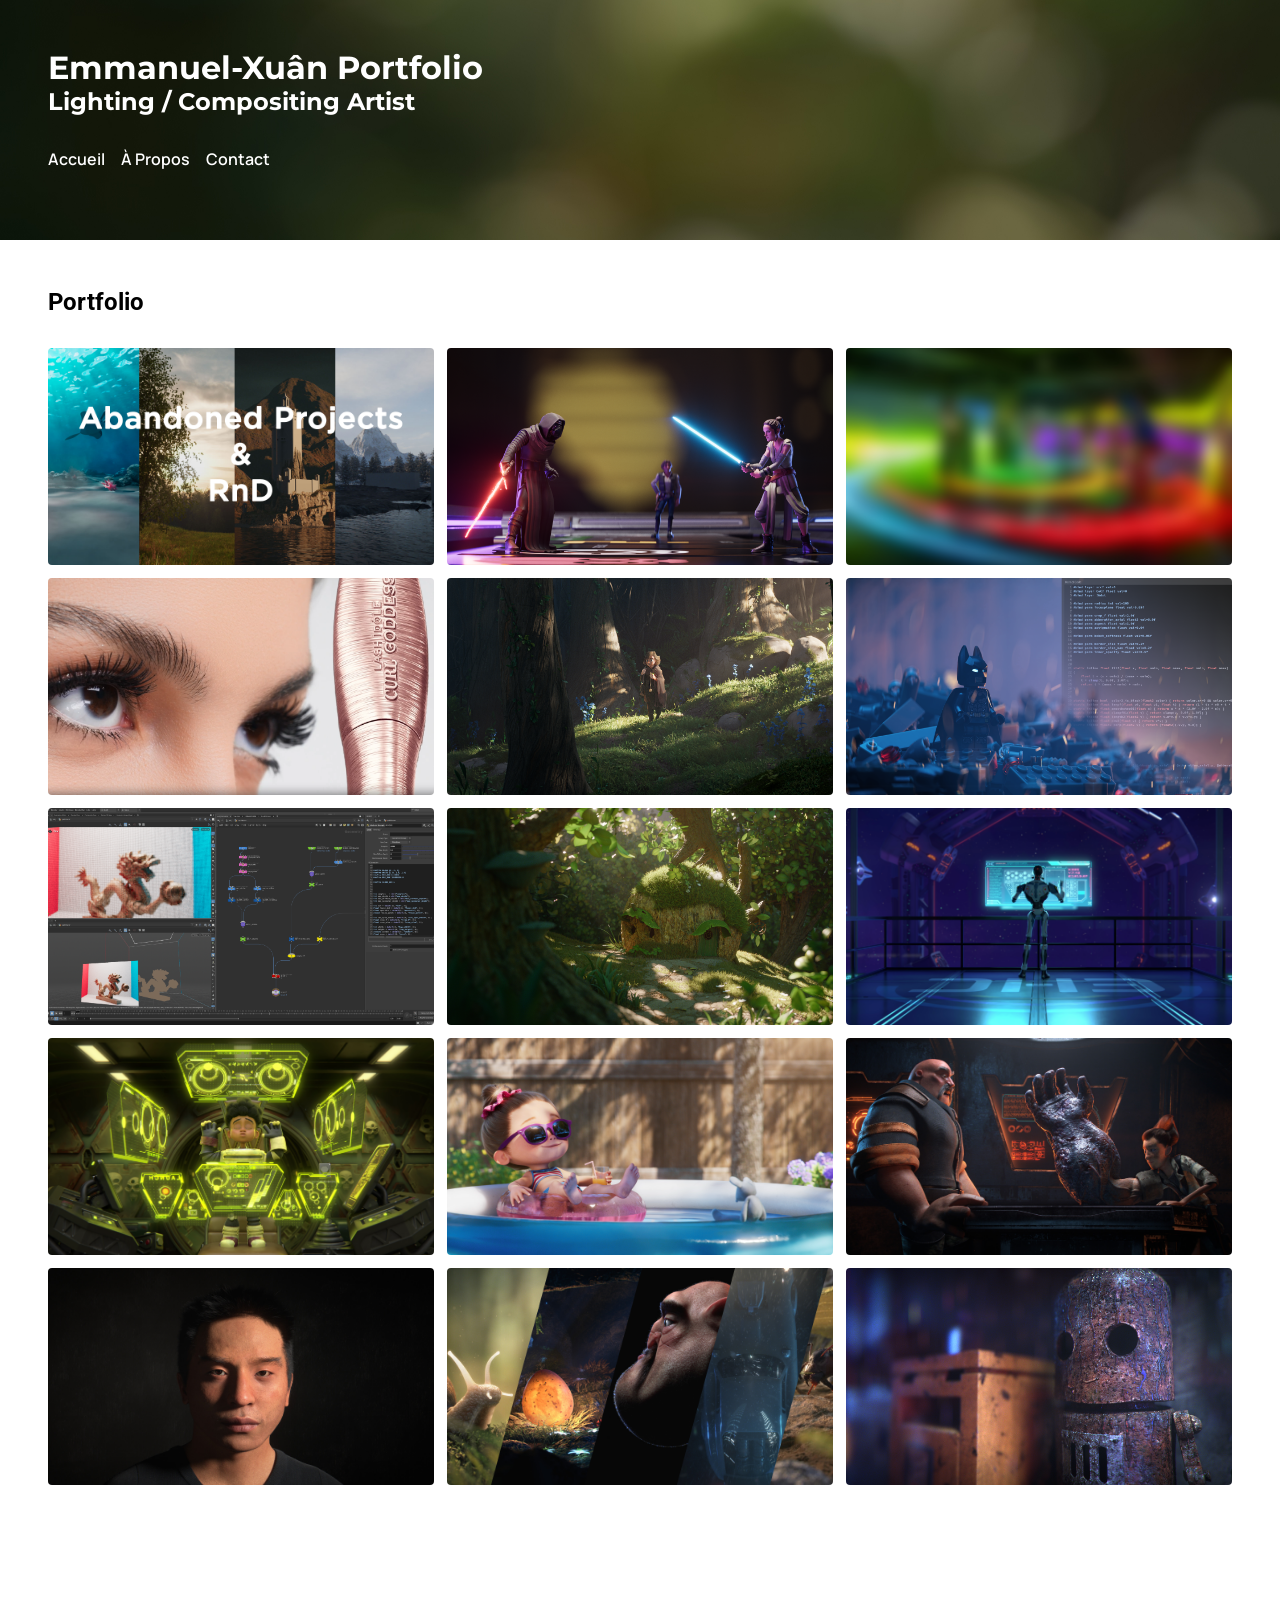
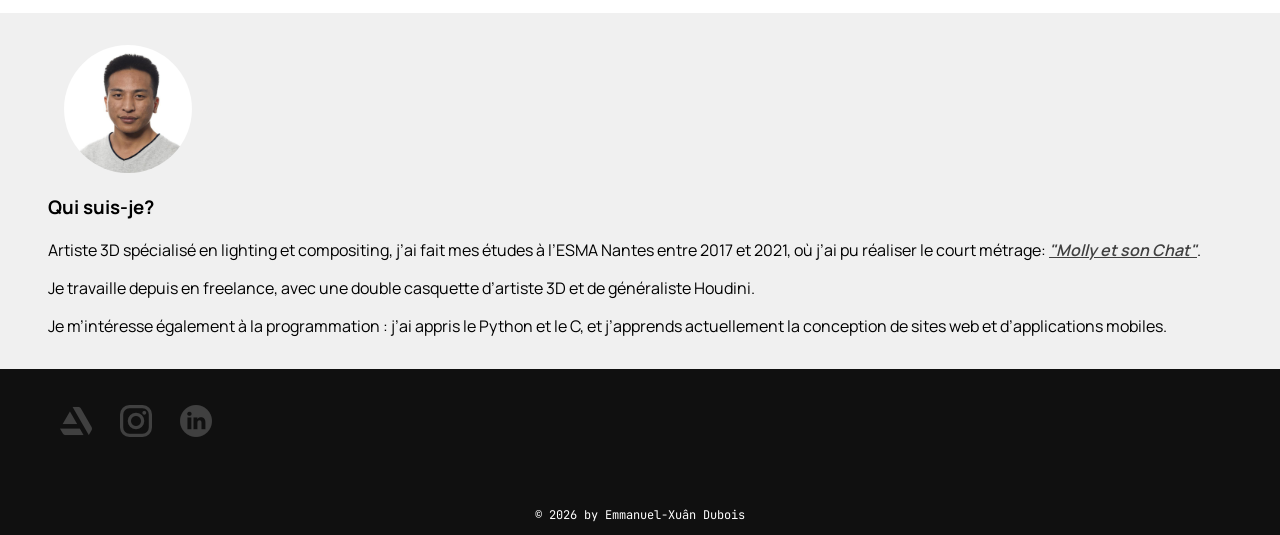
<file: index.html>
<!DOCTYPE html>
<html lang="fr">
<head>
    <meta charset="UTF-8">
    <meta name="viewport" content="width=device-width, initial-scale=1.0">
    <title>Portfolio Emmanuel-Xuân Dubois</title>

    <link rel="preconnect" href="https://fonts.googleapis.com">
    <link rel="preconnect" href="https://fonts.gstatic.com" crossorigin>
    <link href="https://fonts.googleapis.com/css2?family=JetBrains+Mono:ital,wght@0,100..800;1,100..800&family=Manrope:wght@200..800&family=Montserrat:ital,wght@0,100..900;1,100..900&family=Open+Sans:ital,wght@0,300..800;1,300..800&family=Roboto:ital,wght@0,100..900;1,100..900&display=swap" rel="stylesheet">

    <link href="assets/styles/main.css" rel="stylesheet">
    <link href="assets/styles/header.css" rel="stylesheet">
    <link href="assets/styles/footer.css" rel="stylesheet">

    <link href="assets/styles/gallery.css" rel="stylesheet">

    <script type="module" src="assets/scripts/main.js"></script>
    <script type="module" src="assets/scripts/gallery.js"></script>
</head>
<body>
    <header id="HEADER"></header>

    <main>
        
        <section class="block" id="block-gallery">
            <h2>Portfolio</h2>
            <div class="grid" id="gallery"><!-- GALLERY JAVASCRIPT GENERATE --></div>
        </section>

        <section class="block" id="section-profil">
            <div class="block-profil">
                <img class="fit-picture" src="assets/images/profil.jpeg" alt="portrait profil" title="portrait">
                <h3>Qui suis-je?</h3>
                <p>Artiste 3D spécialisé en lighting et compositing, j’ai fait mes études à l’ESMA Nantes entre 2017 et 2021, où j’ai pu réaliser le court métrage:  <a href="https://www.youtube.com/watch?v=8uj0Vy8oMkw">"Molly et son Chat"</a>.</p>
                <p>Je travaille depuis en freelance, avec une double casquette d’artiste 3D et de généraliste Houdini.</p>
                <p>Je m’intéresse également à la programmation : j’ai appris le Python et le C, et j’apprends actuellement la conception de sites web et d’applications mobiles.</p>
            </div>
        </section>

    </main>


    <footer id="FOOTER"></footer>
</body>
</html>
</file>
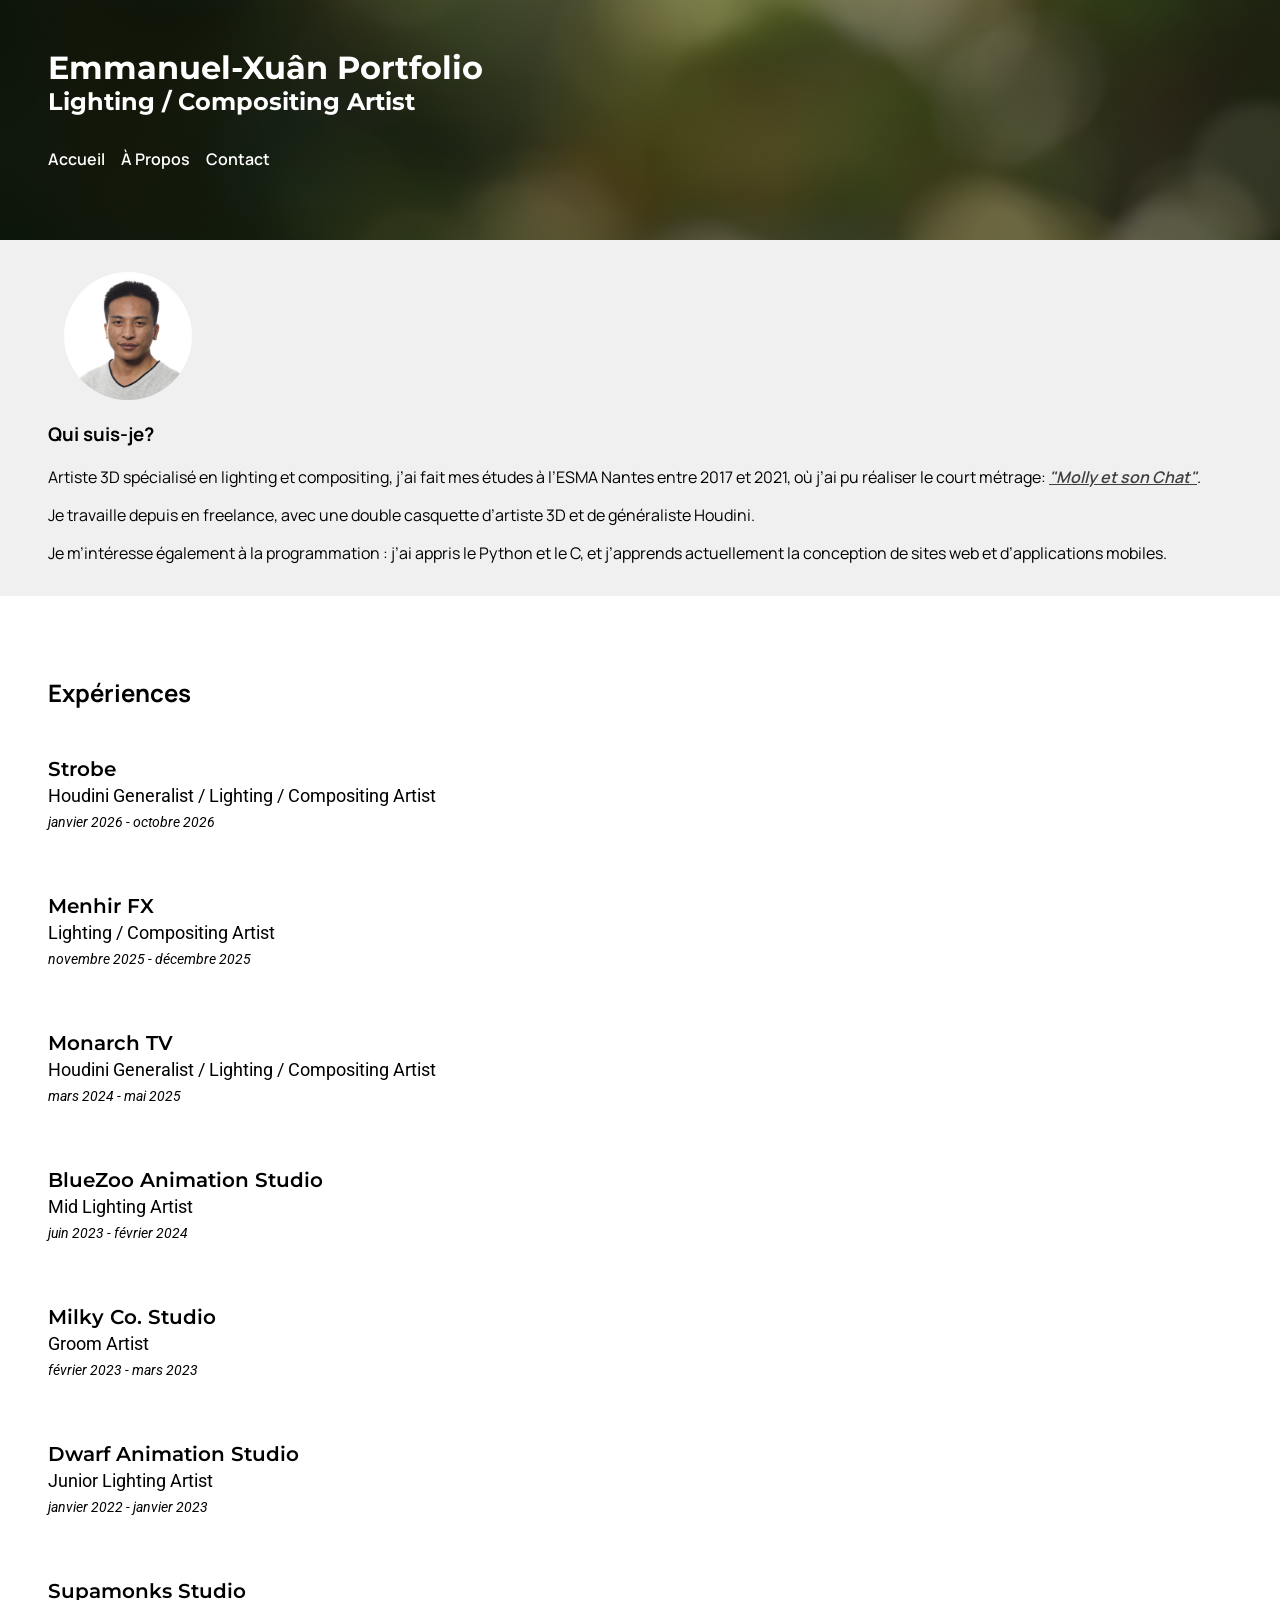
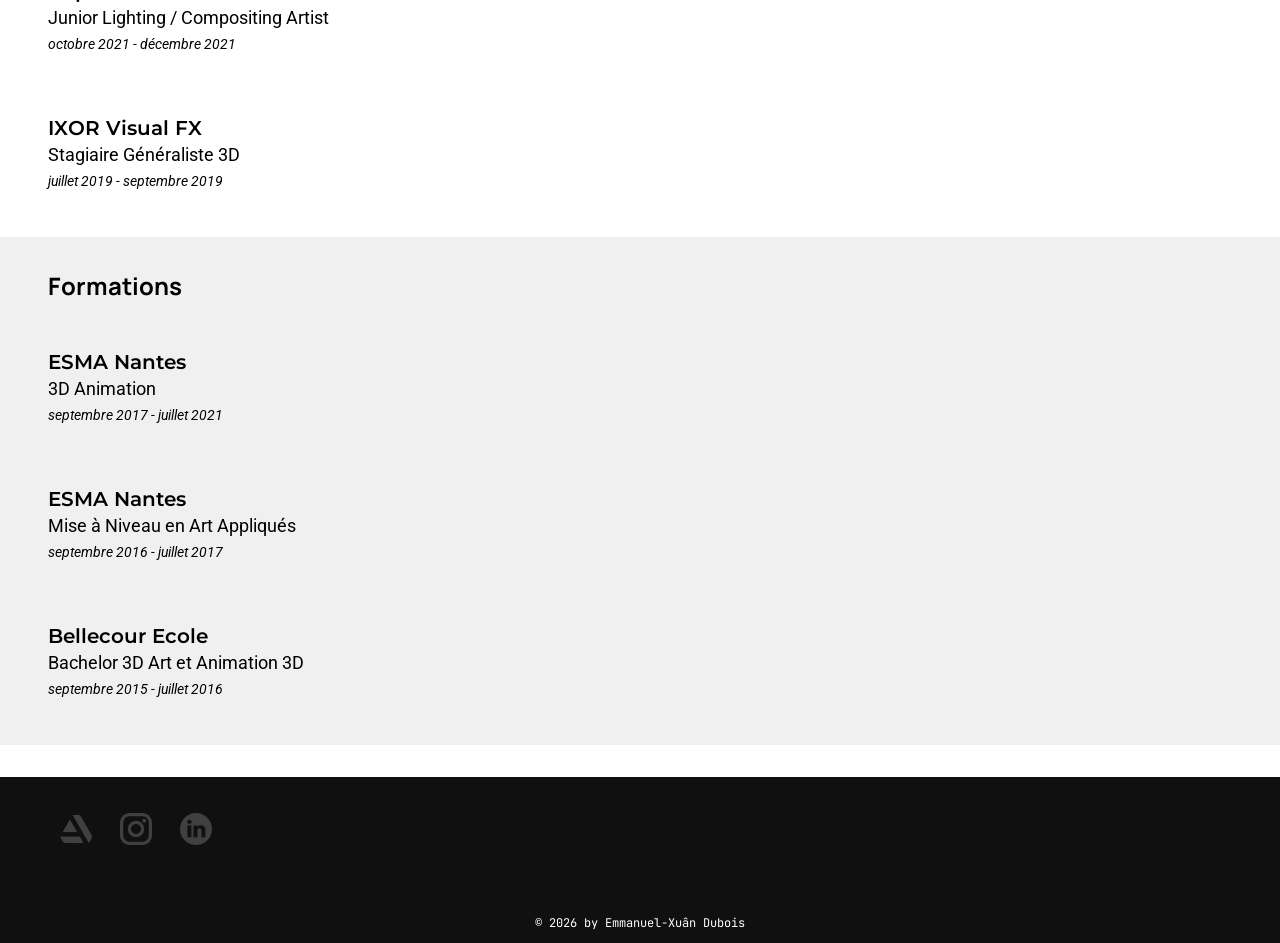
<file: about.html>
<!DOCTYPE html>
<html lang="fr">
<head>
    <meta charset="UTF-8">
    <meta name="viewport" content="width=device-width, initial-scale=1.0">
    <title>Portfolio Emmanuel-Xuân Dubois</title>

    <link rel="preconnect" href="https://fonts.googleapis.com">
    <link rel="preconnect" href="https://fonts.gstatic.com" crossorigin>
    <link href="https://fonts.googleapis.com/css2?family=JetBrains+Mono:ital,wght@0,100..800;1,100..800&family=Manrope:wght@200..800&family=Montserrat:ital,wght@0,100..900;1,100..900&family=Open+Sans:ital,wght@0,300..800;1,300..800&family=Roboto:ital,wght@0,100..900;1,100..900&display=swap" rel="stylesheet">

    <link href="assets/styles/main.css" rel="stylesheet">
    <link href="assets/styles/header.css" rel="stylesheet">
    <link href="assets/styles/footer.css" rel="stylesheet">

    <link href="assets/styles/about.css" rel="stylesheet">

    <script type="module" src="assets/scripts/main.js"></script>
    <script type="module" src="assets/scripts/about.js"></script>
</head>
<body>
    <header id="HEADER"></header>

    <main>
        
        <section class="block" id="section-profil">
            <div class="block-profil">
                <img class="fit-picture" src="assets/images/profil.jpeg" alt="portrait profil" title="portrait">
                <h3>Qui suis-je?</h3>
                <p>Artiste 3D spécialisé en lighting et compositing, j’ai fait mes études à l’ESMA Nantes entre 2017 et 2021, où j’ai pu réaliser le court métrage:  <a href="https://www.youtube.com/watch?v=8uj0Vy8oMkw">"Molly et son Chat"</a>.</p>
                <p>Je travaille depuis en freelance, avec une double casquette d’artiste 3D et de généraliste Houdini.</p>
                <p>Je m’intéresse également à la programmation : j’ai appris le Python et le C, et j’apprends actuellement la conception de sites web et d’applications mobiles.</p>
            </div>
        </section>


        <section id="CV">

            <div class="cv-block" id="block-xp">
                <h1 class="cv-title">Expériences</h1>
                <div id="cv-xp-content"></div>
            </div>

            <div class="cv-block" id="block-edu">
                <h1 class="cv-title">Formations</h1>
                <div id="cv-edu-content"></div>
            </div>

            <div class="cv-block" id="block-skill">
                <!-- <h1 class="cv-title">Compétences</h1> -->
                <div id="cv-skill-content"></div>
            </div>

        </section>

    </main>

    <footer id="FOOTER"></footer>
</body>
</html>
</file>
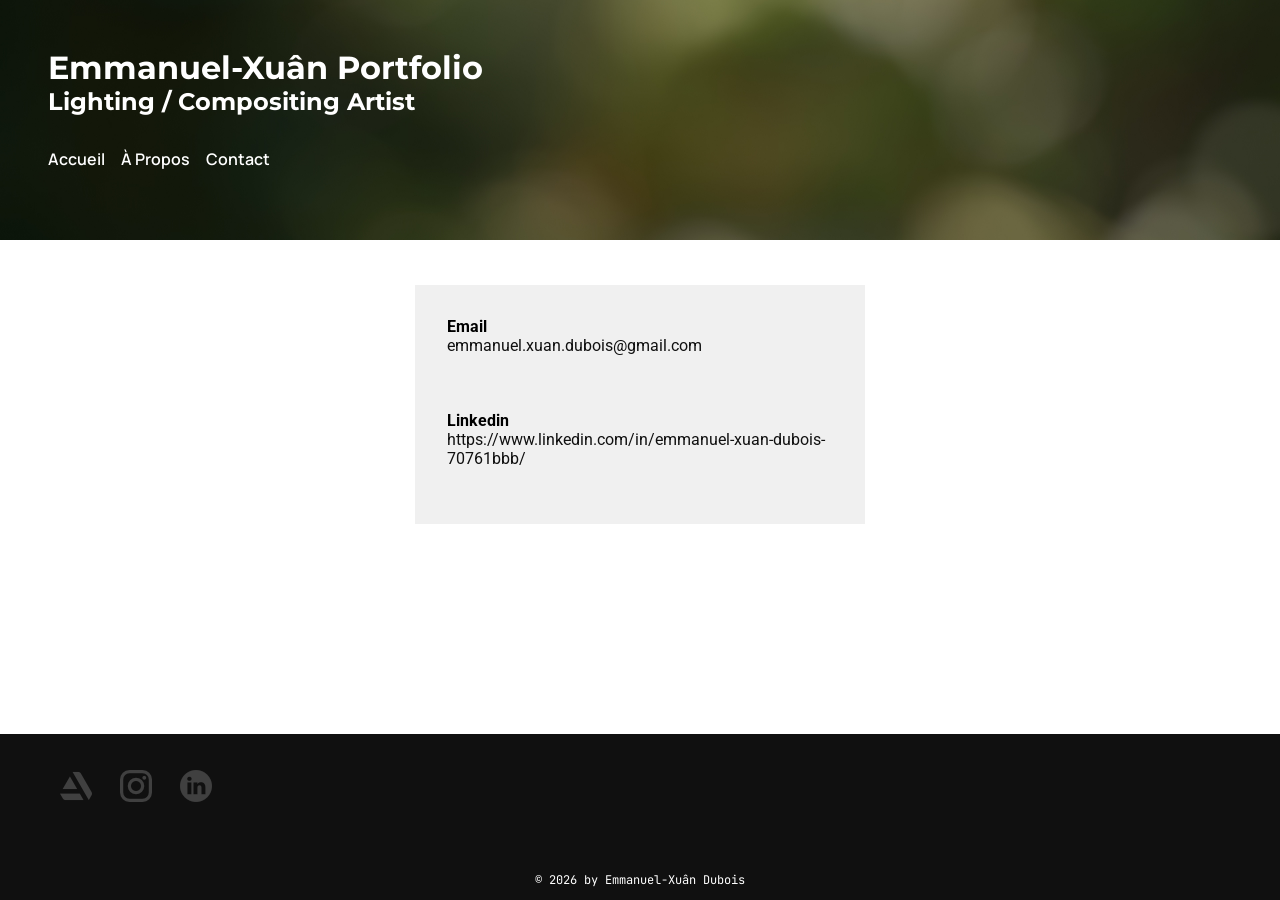
<file: contact.html>
<!DOCTYPE html>
<html lang="fr">
<head>
    <meta charset="UTF-8">
    <meta name="viewport" content="width=device-width, initial-scale=1.0">
    <title>Portfolio Emmanuel-Xuân Dubois</title>

    <link rel="preconnect" href="https://fonts.googleapis.com">
    <link rel="preconnect" href="https://fonts.gstatic.com" crossorigin>
    <link href="https://fonts.googleapis.com/css2?family=JetBrains+Mono:ital,wght@0,100..800;1,100..800&family=Manrope:wght@200..800&family=Montserrat:ital,wght@0,100..900;1,100..900&family=Open+Sans:ital,wght@0,300..800;1,300..800&family=Roboto:ital,wght@0,100..900;1,100..900&display=swap" rel="stylesheet">

    <link href="assets/styles/main.css" rel="stylesheet">
    <link href="assets/styles/header.css" rel="stylesheet">
    <link href="assets/styles/footer.css" rel="stylesheet">

    <link href="assets/styles/about.css" rel="stylesheet">

    <script type="module" src="assets/scripts/main.js"></script>
</head>
<body>
    <header id="HEADER"></header>

    <main>
        
        <section class="block" id="section-contact">
            <div class="block-contact">
                <p><strong>Email</strong><br><a>emmanuel.xuan.dubois@gmail.com</a></p>
                <div class="sep"></div>
                <p><strong>Linkedin</strong><br> <a href="https://www.linkedin.com/in/emmanuel-xuan-dubois-70761bbb/">https://www.linkedin.com/in/emmanuel-xuan-dubois-70761bbb/</a></p>
            </div>
        </section>

    </main>

    <footer id="FOOTER"></footer>
</body>
</html>
</file>
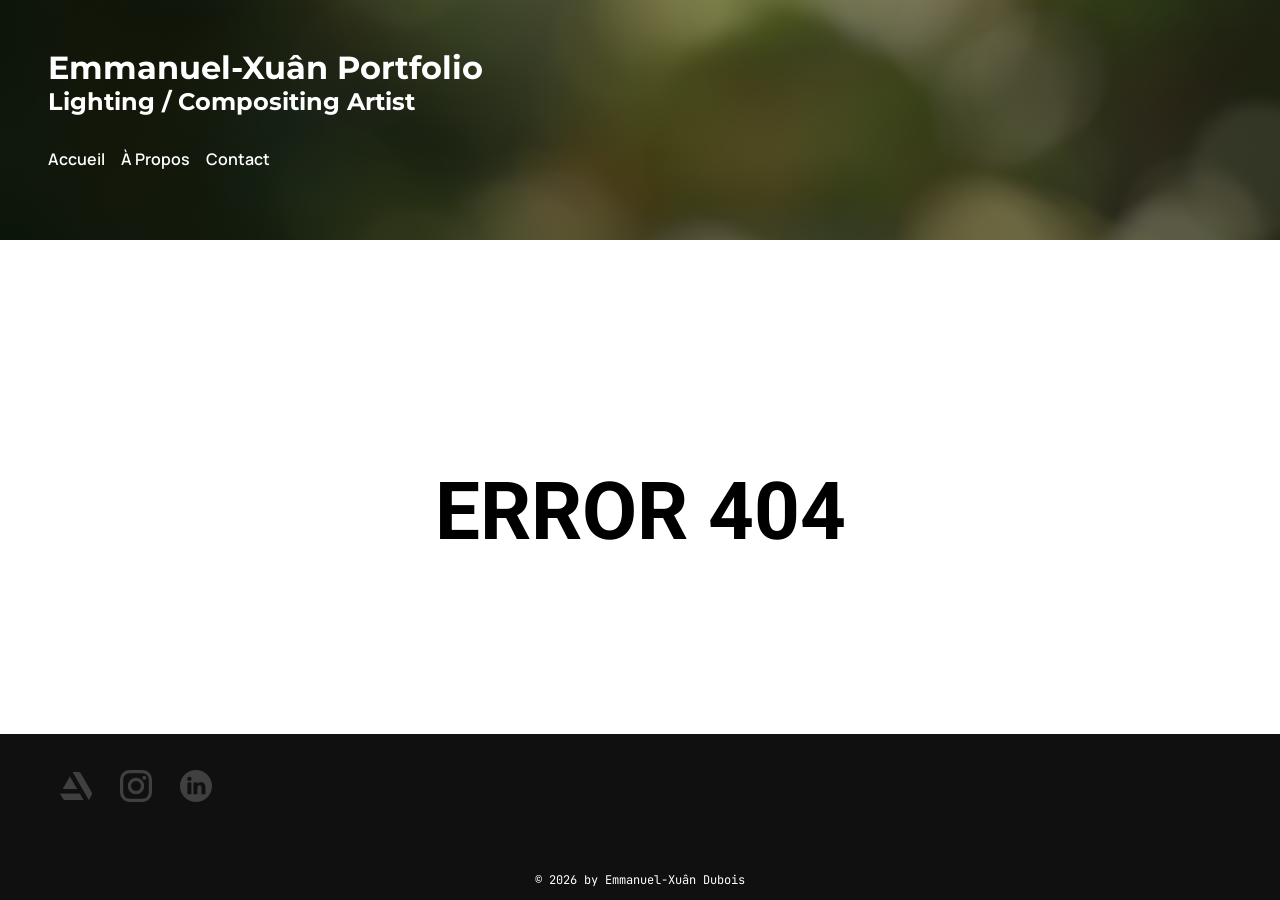
<file: project.html>
<!DOCTYPE html>
<html lang="fr">
<head>
    <meta charset="UTF-8">
    <meta name="viewport" content="width=device-width, initial-scale=1.0">
    <title>Portfolio Emmanuel-Xuân Dubois</title>

    <link rel="preconnect" href="https://fonts.googleapis.com">
    <link rel="preconnect" href="https://fonts.gstatic.com" crossorigin>
    <link href="https://fonts.googleapis.com/css2?family=JetBrains+Mono:ital,wght@0,100..800;1,100..800&family=Manrope:wght@200..800&family=Montserrat:ital,wght@0,100..900;1,100..900&family=Open+Sans:ital,wght@0,300..800;1,300..800&family=Roboto:ital,wght@0,100..900;1,100..900&display=swap" rel="stylesheet">

    <link href="assets/styles/main.css" rel="stylesheet">
    <link href="assets/styles/header.css" rel="stylesheet">
    <link href="assets/styles/footer.css" rel="stylesheet">

    <link href="assets/styles/project.css" rel="stylesheet">

    <script type="module" src="assets/scripts/main.js"></script>
    <script type="module" src="assets/scripts/project.js"></script>
</head>
<body>
    <header id="HEADER"></header>

    <main id="project">

        <div id="block-head">

            <div id="block-title">
                <h1 id="project-title"></h1>
                <h2 id="project-subtitle"></h2>
            </div>

            <div class="block" id="block-description">
                <div id="block-details">
                    <h3>Rôles</h3>
                    <p id="project-departement"></p>

                    <h3>Logiciels</h3>
                    <p id="project-software"></p>
                </div>

                <p id="project-description">
                    Je suis une description qui décrit ce que je dois décrire.
                    Il y a également beaucoup de description qui décrivent mieux la description que cette description
                </p>
            </div>
        </div>

        <div id="project-gallery"></div>


        <nav id="block-end" aria-label="Navigation du projet">
            <a href="#" class="project-nav" id="project-prev">Précédent</a>
            <a href="index.html" class="project-nav" id="project-home">Accueil</a>
            <a href="#" class="project-nav" id="project-next">Suivant</a>
        </nav>

    </main>

    <footer id="FOOTER"></footer>
</body>
</html>
</file>
<file: assets/styles/main.css>
*
{
    margin: 0;
}

html
{
    height: 100%;
}

body
{
    font-family: "Roboto";
    padding: 0;
    min-height: 100svh;

    display: flex;
    flex-direction: column;
    /* flex-wrap: wrap; */
}

#ERROR
{
    text-align: center;
    margin: 25vh auto auto auto;
    font-size: 5em;
}

h3
{
    padding-bottom: 1em;
}



main p
{
    text-align: justify;
    padding-bottom: 1.5em;
}

.block-profil
{
    background-color: rgb(240 240 240);
    padding: 1em 3em 1em 3em;

    /* width: 100%; */
    font-family: "Manrope";
    text-align: left;
}

.block-profil h3
{
    padding-bottom: 1em;
}

.block-profil p
{
    padding-bottom: 1em;
}

.fit-picture
{
  width: 8em;
  border-radius: 10em;
  margin: 1em;
}

.block-profil a
{
    color: rgb(64 64 64);
    font-weight: 600;
    font-style: italic;
}


a:hover
{
    color: rgb(127, 185, 100);
}




/* ========================================
   RESPONSIVE - MAIN
======================================== */

/* Base commune */
* {
    box-sizing: border-box;
}

img,
video,
iframe {
    max-width: 100%;
}

@media screen and (max-width: 900px) {

    .block-profil {
        padding: 2rem;
    }

}

@media screen and (max-width: 600px) {

    body {
        overflow-x: hidden;
    }

    main {
        width: 100%;
    }

    main p {
        text-align: left;
        line-height: 1.6;
    }

    .block-profil {
        padding: 1.5rem;
        text-align: left;
    }

    .fit-picture {
        display: block;
        width: 7rem;
        margin: 0 auto 1.5rem auto;
    }

    .block-profil h3 {
        font-size: 1.2rem;
    }

    #ERROR {
        margin: 25vh auto 0 auto;
        font-size: 2.5rem;
    }

}
</file>
<file: assets/styles/header.css>
.banniere
{
    padding: 3em;
    background-image: url("../../assets/images/banniere02.jpg");
    background-size: cover;
    background-position: center;
    block-size: 15em;
    /* margin-bottom: 1em; */
}

header
{
    font-family: "Montserrat";
    color: white;
}

.block-menu
{
    margin-top: 2em;
}

.menu
{
    font-family: "Manrope";
    font-weight: 600;
    margin: 1em 1em 1em 0em;
    color: white;
    text-decoration: none;
}

/* ========================================
   RESPONSIVE - HEADER
======================================== */

@media screen and (max-width: 900px) {

    .banniere {
        padding: 2rem;
        block-size: auto;
        min-height: 13rem;
    }

}

@media screen and (max-width: 600px) {

    .banniere {
        padding: 2rem 1rem;
        min-height: 12rem;
        background-position: center;
        /* text-align: center; */
    }

    .banniere h1 {
        font-size: clamp(1.5rem, 7vw, 2rem);
        line-height: 1.2;
    }

    .banniere h2 {
        font-size: clamp(0.85rem, 3.5vw, 1.1rem);
        margin-top: 0.5rem;
    }

    .block-menu {
        margin-top: 1.5rem;
        display: flex;
        /* justify-content: center; */
        flex-wrap: wrap;
        gap: 0.75rem 1rem;
    }

    .menu {
        margin: 0;
        font-size: 0.85rem;
        white-space: nowrap;
    }

}
</file>
<file: assets/styles/footer.css>
footer
{
    background-color: rgb(16 16 16);
    color: white;
    font-family: "Jetbrains Mono";
    font-size: .75em;
    padding: 3em 0em 1em 0em;
    margin-top: auto;
}

.block-footer
{
    padding: 0em 2em 2em 5em;
    display: flex;
    flex-direction: row;
    flex-wrap: wrap;
}


.container-picto
{
    width: 5em;
    height: 5em;
    position: relative;
}

.pic-active
{
    display: flex;
    position: absolute;
    top: 0;
    left: 0;
    right: 0;
    bottom: 0;
    align-items: end;
    justify-content: left;
    display: none;
}
.pic-inactive
{
    display: flex;
    position: absolute;
    top: 0;
    left: 0;
    right: 0;
    bottom: 0;
    align-items: end;
    justify-content: left;
    display: flex;
}


.container-picto:hover .pic-active
{
    display: flex;
}
.container-picto:hover .pic-inactive
{
    display: none;
}

#copyright
{
    text-align: center;
    padding-top: 1.5em;
}


/* ========================================
   RESPONSIVE - FOOTER
======================================== */

@media screen and (max-width: 900px) {

    .block-footer {
        padding: 0 2rem 2rem 2rem;
        justify-content: center;
        gap: 1.5rem;
    }

}

@media screen and (max-width: 600px) {

    footer {
        padding: 2rem 1rem 1rem 1rem;
        font-size: 0.7rem;
    }

    .block-footer {
        padding: 0 0 1.5rem 0;
        justify-content: center;
        align-items: center;
        gap: 1.25rem;
    }

    .container-picto {
        width: 3.5rem;
        height: 3.5rem;
    }

    #copyright {
        padding: 1rem 0;
        font-size: 0.7rem;
    }

}
</file>
<file: assets/styles/gallery.css>
#block-gallery
{
    padding: 3em;
}

.grid
{
    width: 100%;
    display: grid;
    grid-template-columns: repeat(3, 1fr);
    gap: 1vw;

    margin: 2em 0 5em 0;
}


.grid-item
{
    position: relative;
}

.container-vignette
{
    position: relative;
    display: block;
    overflow: hidden;
    border-radius: .25em;
    /* container-type: inline-size; */
}


.item-text
{
    padding: 2vw;
    padding-bottom: 0.5vw;

    position: absolute;
    inset: 0;

    color: white;
    text-align: left;
    background-color: rgb(0, 0, 0, 0.5);

    display: flex;
    flex-direction: column;

    opacity: 0;
    visibility: hidden;
    transition: opacity .3s ease, visibility .3s ease;
}

.container-vignette:hover .item-text
{
    opacity: 1;
    visibility: visible;
}


.item-img img
{
    width: 100%;
    aspect-ratio: 16 / 9;
    
    object-fit: cover;
    display: block;
    transition: transform 0.4s ease;
}

.item-text h3
{
    font-family: "Manrope";
    font-size: 1.5cqw;
}

.item-text p
{
    text-align: left;
    font-family: "Montserrat";
    font-size: .75cqw;
}

.item-departement
{
    margin-top: auto;
    font-style: italic;
}

.item-img
{
    width: 100%;
}

.container-vignette:hover img
{
    transform: scale(1.03);
}



/* ========================================
   RESPONSIVE - GALLERY
======================================== */

@media screen and (max-width: 900px) {

    #block-gallery {
        padding: 2rem;
    }

    .grid {
        grid-template-columns: repeat(2, minmax(0, 1fr));
        gap: 1rem;
    }

    .item-text {
        padding: 1rem;
    }

    .item-text h3 {
        font-size: 1.1rem;
    }

    .item-text p {
        font-size: 0.8rem;
    }

}

/* MOBILE */

@media screen and (max-width: 600px) {

    /* #block-gallery {
        padding: 1.25rem;
    } */

    #block-gallery h2 {
        font-size: 1.5rem;
    }

    .grid {
        grid-template-columns: minmax(0, 1fr);
        gap: 1.5rem;
        margin: 1.5rem 0 2rem 0;
    }

    .grid-item {
        width: 100%;
        min-width: 0;
    }

    .container-vignette {
        display: flex;
        flex-direction: column;
        border-radius: 0.35rem;
        overflow: hidden;
    }

    .item-img {
        width: 100%;
    }

    .item-img img {
        width: 100%;
        aspect-ratio: 16 / 9;
        object-fit: cover;
    }

    .item-text {
        position: static;
        inset: auto;
        opacity: 1;
        visibility: visible;
        /* background-color: transparent; */
        /* color: inherit; */
        /* padding: 0.85rem 0.25rem; */
        background-color: rgb(16 16 16);
    }

    .item-text h3 {
        font-size: 1.05rem;
        padding-bottom: 0.5rem;
    }

    .item-text p {
        font-size: 0.8rem;
        line-height: 1.5;
        padding-bottom: 0.4rem;
    }

    .item-departement {
        margin-top: 0.5rem;
    }

    .container-vignette:hover img {
        transform: none;
    }

    .grid-item a,
    .grid-item a:visited,
    .grid-item a:hover,
    .grid-item a:active {
        text-decoration: none;
    }
}
</file>
<file: assets/styles/about.css>
#CV
{
    margin-top: 3rem;
}

.cv-block
{
    padding: 1rem 3rem 1rem 3rem;
}

#block-edu
{
    background-color: rgb(240 240 240);
}


.cv-item
{
    padding: 2rem 0rem 2rem 0rem;
}


#CV h1
{
    margin: 1rem 0 1rem 0;
    font-family: "Manrope";
}

.separator
{
    background: linear-gradient(90deg, rgb(250 250 250) 10%, rgba(230, 230, 230, 1) 50%, rgb(250 250 250) 90%);
    height: 2px;
    margin: auto;
}


.cv-studio
{
    font-family: "Montserrat";
    font-size: 1.25rem;
    font-weight: 600;
    margin-bottom: .25rem;
}
.cv-role
{
    font-size: 1.15rem;
    font-weight: 400;
    margin-bottom: .5rem;
}
.cv-date
{
    font-size: .85rem;
    font-style: italic;
    font-weight: 400;
}
.cv-description
{
    font-size: .85rem;
    font-weight: 400;
    margin-top: 2rem;
}

#section-contact
{
    background-color: rgb(240 240 240);
    margin: 5vh auto auto auto;
    width: 50vh;
    padding: 2rem;
}

#section-contact a
{
    color: rgb(16 16 16);
    text-decoration: none;
    overflow-wrap: anywhere;
}

.sep
{
    height: 2rem;
    margin: auto;
}
</file>
<file: assets/styles/project.css>
#project
{
    display: flex;
    flex-direction: column;
    flex-wrap: nowrap;
    min-height: 100svh;
}

#block-head
{
    background-color: rgb(240 240 240);
    color: rgb(50 50 50);
    padding-top: 3em;
    padding-bottom: 1em;
    font-family: "Manrope";
}


#block-title
{
    margin-left: 3em;
    margin-right: 3em;
}

#block-title h1
{
    font-family: "Montserrat";
}

#block-description
{
    display: flex;
    flex-direction: row;
    margin: 3em;
}

#block-details
{
    display: flex;
    flex-direction: column;
    flex-wrap: wrap;
    flex: 1;
}

#project-description
{
    text-align: right;
    max-width: 50vw;
    padding-left: 5em;
}


#project-gallery
{
    padding: 5em 10em 0 10em;
}


.container-artwork
{
    position: relative;

    width: 100%;
    max-width: 75vw;
    margin: 0 auto 5vw auto;
}

.artwork
{
    width: 100%;
    height: auto;
    display: block;
}

.artwork-video
{
    width: 100%;
    height: auto;
    aspect-ratio: 16 / 9;
    border: 0;
    display: block;
}

.container-hover
{
    position: absolute;
    inset: 0;

    color: white;
    text-align: left;

    opacity: 0;
    transition: opacity .3s ease;
    display: flex;
}

.container-artwork:hover .container-hover
{
    opacity: 1;
}

.artwork-description
{
    width: 100%;
    padding: 1em 3em 1em 3em;
    margin-top: auto;
    background-color: rgb(0, 0, 0, 0.75);
    font-family: "Manrope";
    text-align: left;
}

.text-item
{
    font-family: "Manrope";
}



#block-end
{
    /* background-color: rgb(240 240 240); */
    padding: 2em 10em 2em 10em;
    /* max-width: 75vw; */

    display: flex;
    flex-wrap: nowrap;

    margin-top: auto;
}

.project-nav
{
    font-size: 1.25em;
    text-decoration: none;
    color: rgb(50 50 50);

    flex: 1;
}

#project-prev
{
    text-align: left;
}

#project-home
{
    text-align: center;
}

#project-next
{
    text-align: right;
}


/* ========================================
   RESPONSIVE - PROJECT
======================================== */

@media screen and (max-width: 900px) {

    #block-title {
        margin-left: 2rem;
        margin-right: 2rem;
    }

    #block-description {
        margin: 2rem;
        gap: 2rem;
    }

    #project-description {
        max-width: 55%;
        padding-left: 1rem;
    }

    #project-gallery {
        padding: 3rem 3rem 0 3rem;
    }

    .container-artwork {
        max-width: 100%;
        margin-bottom: 3rem;
    }

    #block-end {
        padding: 2rem 3rem;
    }

}

/* MOBILE */

@media screen and (max-width: 600px) {

    #project {
        width: 100%;
    }

    #block-head {
        padding: 2rem 1.25rem;
    }

    #block-title {
        margin: 0;
    }

    #block-title h1 {
        font-size: clamp(1.6rem, 7vw, 2.2rem);
        line-height: 1.2;
    }

    #block-title h2 {
        font-size: 1.1rem;
        margin-top: 0.5rem;
    }

    #block-description {
        flex-direction: column;
        margin: 1.75rem 0 0 0;
        gap: 1.5rem;
    }

    #block-details {
        flex: none;
    }

    #block-details h3 {
        font-size: 0.95rem;
        padding-bottom: 0.35rem;
    }

    #block-details p {
        font-size: 0.9rem;
    }

    #project-description {
        max-width: none;
        padding: 0;
        text-align: left;
        font-size: 0.95rem;
        line-height: 1.6;
    }

    #project-gallery {
        padding: 1.25rem 1rem 0 1rem;
    }

    .container-artwork {
        width: 100%;
        max-width: 100%;
        margin: 0 auto 2rem auto;
    }

    .artwork {
        width: 100%;
        height: auto;
        display: block;
    }

    .artwork-video {
        width: 100%;
        aspect-ratio: 16 / 9;
    }

    .container-hover {
        position: static;
        opacity: 1;
        display: block;
        /* color: inherit; */
    }

    .artwork-description {
        /* padding: 0.85rem 0; */
        margin-top: 0;
        /* background-color: transparent; */
        /* color: inherit; */
        font-size: 0.85rem;
        line-height: 1.5;
        border-radius: 0 0 .35rem .35rem;
        background-color: rgb(16 16 16);
    }

    .text-item {
        font-size: 0.9rem;
        line-height: 1.6;
    }

    #block-end {
        padding: 1.5rem 1rem;
        flex-wrap: wrap;
        gap: 1rem;
    }

    .project-nav {
        font-size: 0.8rem;
        min-width: 0;
        overflow-wrap: anywhere;
    }

    #project-prev {
        text-align: left;
    }

    #project-home {
        text-align: center;
    }

    #project-next {
        text-align: right;
    }

}
</file>
